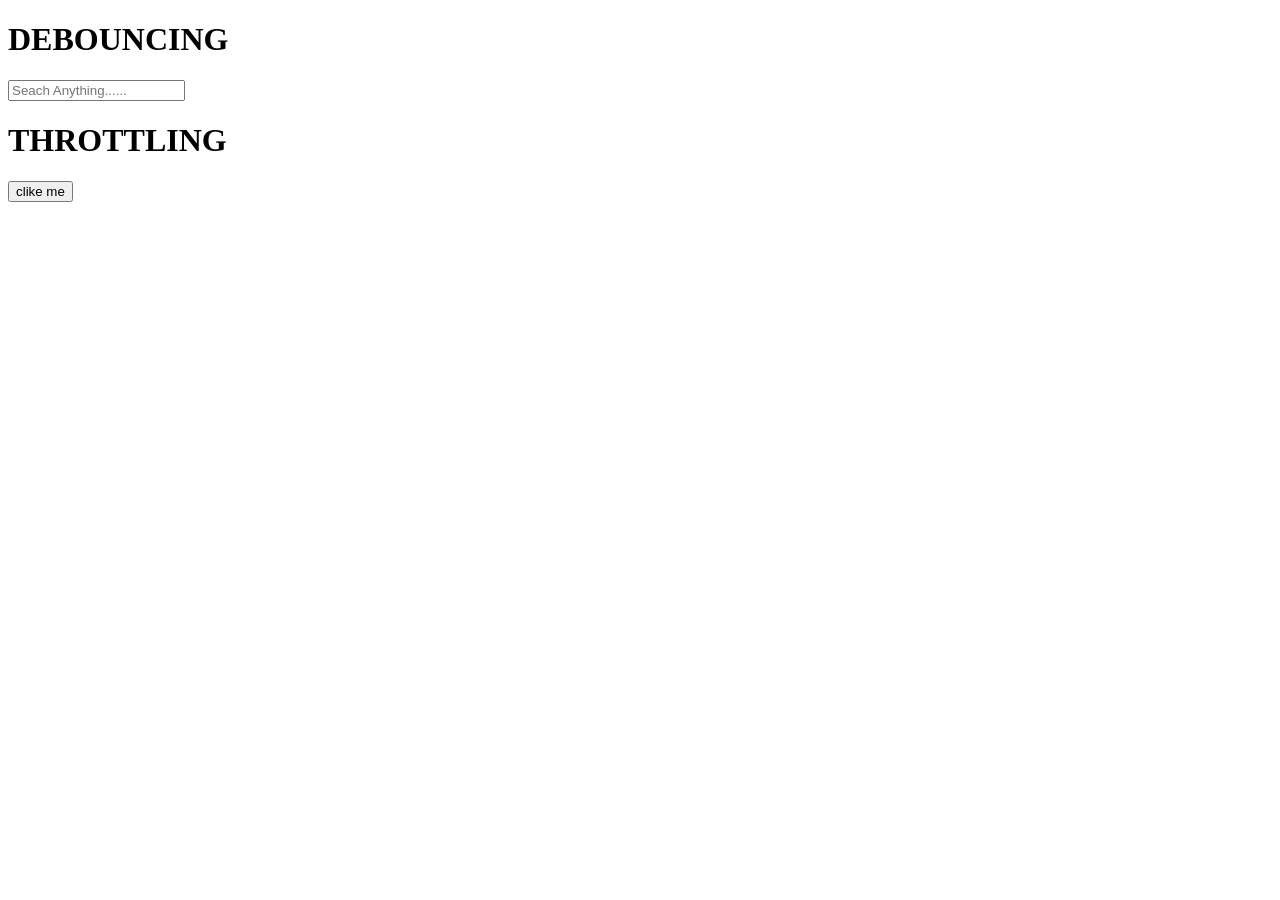
<file: 01_Basic/index.html>
<!DOCTYPE html>
<html lang="en">

<head>
    <meta charset="UTF-8">
    <meta name="viewport" content="width=device-width, initial-scale=1.0">
    <title>Document</title>
</head>

<body>
    
    <h1>DEBOUNCING</h1>
    <input id="inputBOX" type="text" placeholder="Seach Anything......">

    
    <h1>THROTTLING</h1>
    <button id="clike">clike me</button>


    <script>

        // THROTTLING ----------------------------------------------------------
        /*
          Throttling ka matlab hai — jese hamare paas ADD TO CART ka button hai, toh hum us par 
           throttle lagayenge taaki baar-baar click karne se API par baar-baar call na jaye.
          
           Hum ek fixed time (jaise 2 seconds) set kar dete hain. Jab pehla click hoga, toh API call 
           CHALI JAYEGI aur button lock ho jayega. 
          
           Ab us 2 seconds ke KHATAM HONE SE PEHLE agar user ne DUBAAR CLICK KIYA, toh woh naya 
           click CANCEL ya RESET nahi karega, balki woh naya click IGNORE (drop) ho jayega. 
           Agla click 2 seconds poore hone ke BAAD hi chalega.
        */

        let button = document.getElementById("clike")

        const throttingAPIcall = () => {
            console.log("Throtting API call");
        }
        let lastAPICall = 0;

        button.addEventListener("click", () => {
            let now = Date.now();
            if ((now - lastAPICall) >= 1000) {
                lastAPICall = now;
                throttingAPIcall()
            }
        });

    </script>



    <script>
        // DEBOUNCING ---------------------------------------------------------------
        // Jab hum kisi website par kuch search karte hain, toh har ek letter type karne par
        // baar-baar API call nahi hoti.
        // Jaise hi hum TYPE KARNA BAND (pause) karte hain, 'setTimeout'
        // poora hota  he  tabhi final value ke sath ek hi baar API call jati hai.

        let input = document.getElementById("inputBOX")

        let timer;

        const apicall = () => {
            console.log(input.value);
        }

        input.addEventListener("keydown", (e) => {

            clearTimeout(timer);

            timer = setTimeout(() => {
                apicall()
            }, 1000)

        })


    </script>
</body>

</html>
</file>
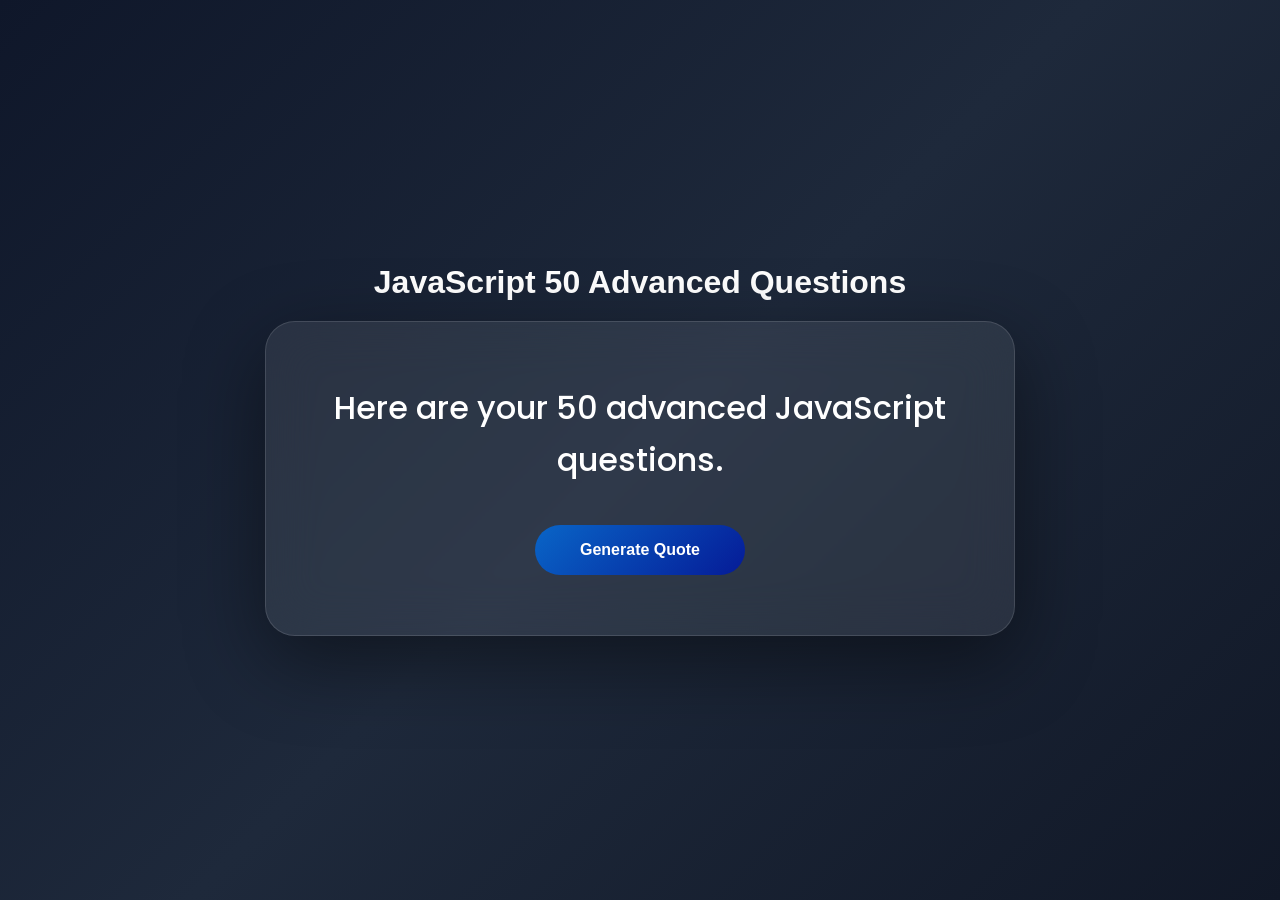
<file: 01_Basic/01_Project/index.html>
<!DOCTYPE html>
<html lang="en">

<head>
    <meta charset="UTF-8">
    <meta name="viewport" content="width=device-width, initial-scale=1.0">
    <title>JavaScript 50 Advanced Questions</title>

    <link rel="preconnect" href="https://fonts.googleapis.com">
    <link rel="preconnect" href="https://fonts.gstatic.com" crossorigin>

    <link href="https://fonts.googleapis.com/css2?family=Poppins:wght@300;400;500;600;700&display=swap"
        rel="stylesheet">

    <link rel="stylesheet" href="style.css">
</head>

<body>

    <div class="background">
        <h1 id="topHeading"> JavaScript 50 Advanced Questions</h1>
        <div id="mainDIV">

            <h1 id="heading">
                Here are your 50 advanced JavaScript questions.
            </h1>

            <button id="generateBTN">
                Generate Quote
            </button>

        </div>
    </div>



    <script src="script.js"></script>
</body>

</html>
</file>
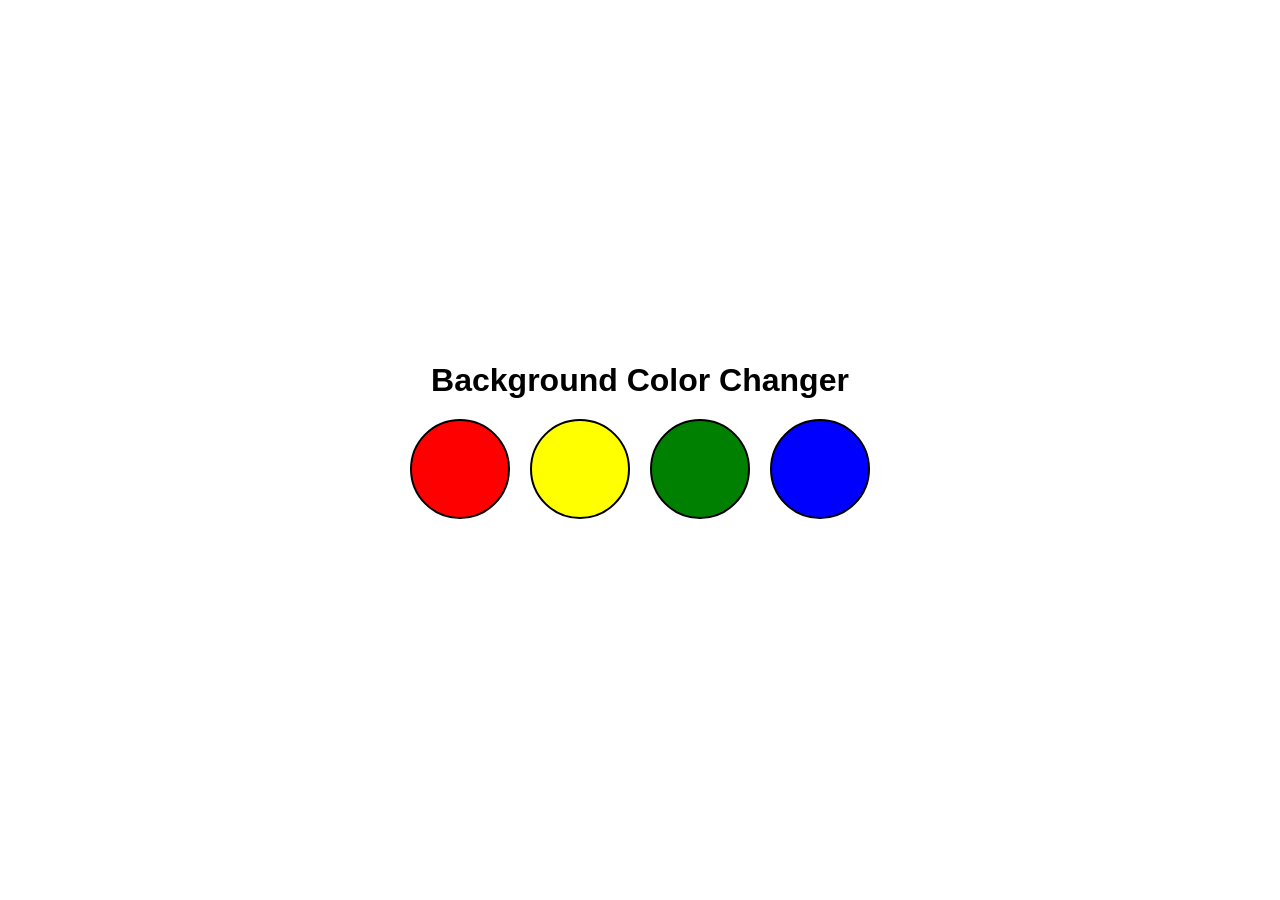
<file: 01_Basic/29_Projects/02_Project/index.html>
<!DOCTYPE html>
<html lang="en">

<head>
    <meta charset="UTF-8">
    <meta name="viewport" content="width=device-width, initial-scale=1.0">
    <title>Background Color Changer</title>
    <link rel="stylesheet" href="style.css">
</head>

<body>
    <div>
        <div id="mainDIV">
            <h1>Background Color Changer</h1>
        </div>
        <div id="buttonDIV">
            <div class="buttons" id="red"></div>
            <div class="buttons" id="yellow"></div>
            <div class="buttons" id="green"></div>
            <div class="buttons" id="blue"></div>
        </div>
    </div>

    <script src="script.js"></script>
</body>

</html>
</file>
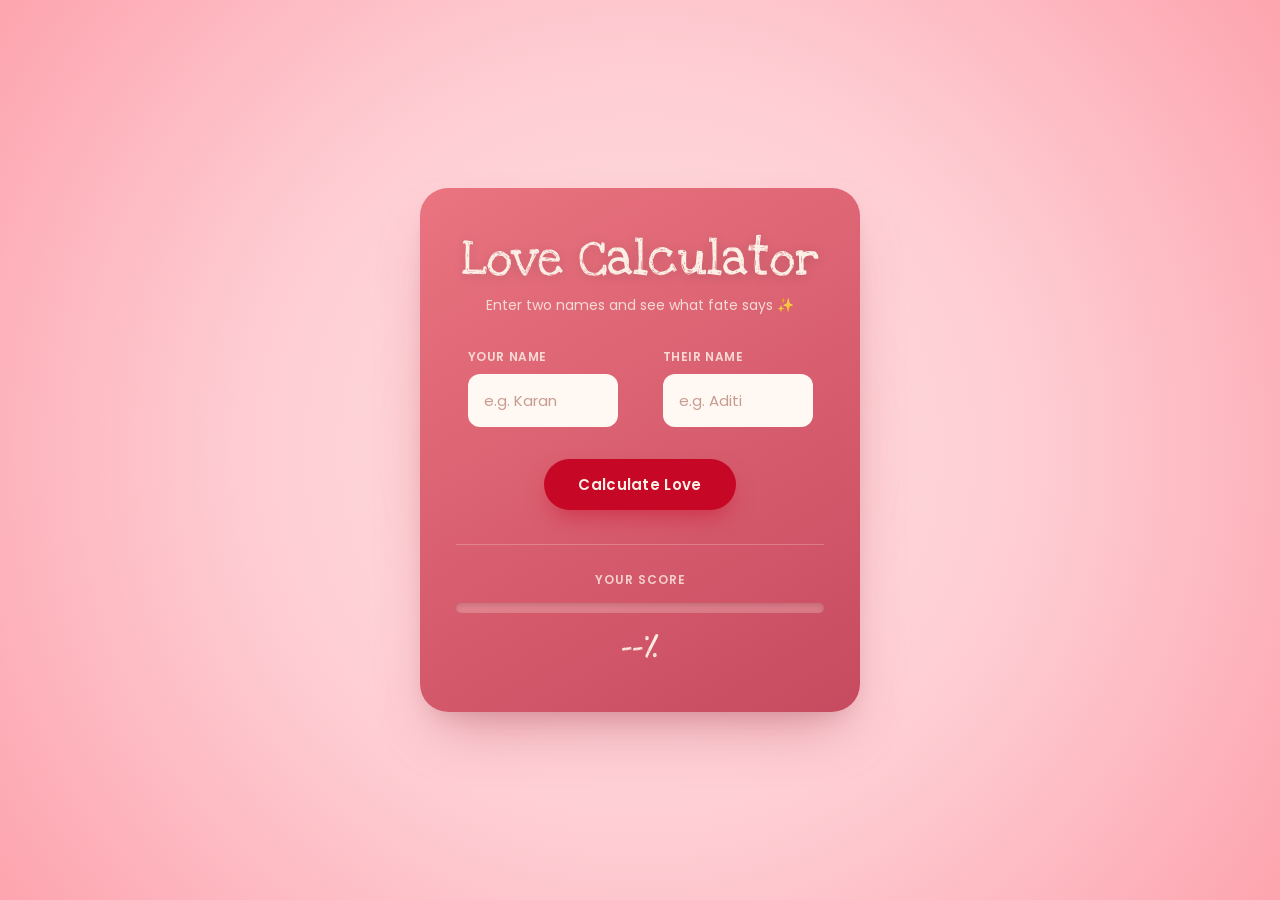
<file: 01_Basic/29_Projects/03_Project/index.html>
<!DOCTYPE html>
<html lang="en">
 
<head>
    <meta charset="UTF-8">
    <meta name="viewport" content="width=device-width, initial-scale=1.0">
    <meta name="description" content="A playful love compatibility calculator.">
    <title>Love Calculator</title>
    <link rel="stylesheet" href="style.css">
    <link rel="preconnect" href="https://fonts.googleapis.com">
    <link rel="preconnect" href="https://fonts.gstatic.com" crossorigin>
    <link href="https://fonts.googleapis.com/css2?family=Love+Ya+Like+A+Sister&family=Poppins:wght@400;500;600;700&display=swap" rel="stylesheet">
</head>
 
<body>
 
    <div id="mainDIV">
        <h1>Love Calculator</h1>
        <p class="subtitle">Enter two names and see what fate says ✨</p>
 
        <div id="inputDIV">
            <div class="input-group">
                <label for="name1">Your Name</label>
                <input id="yourname" type="text" placeholder="e.g. Karan" autocomplete="off" maxlength="30" required>
            </div>
 
 
            <div class="input-group">
                <label for="name2">Their Name</label>
               <input id="theirName" type="text" placeholder="e.g. Aditi" autocomplete="off" maxlength="30" required>
            </div>
        </div>
 
        <button id="calculator" type="button">
            Calculate Love
        </button>
 
        <div id="resultSection">
            <p class="result-label">Your Score</p>
            <div class="meter-track">
                <div id="meterFill"></div>
            </div>
            <h3 id="yourScore">--%</h3>
        </div>
    </div>
 
    <script src="script.js"></script>
</body>
 
</html>
</file>
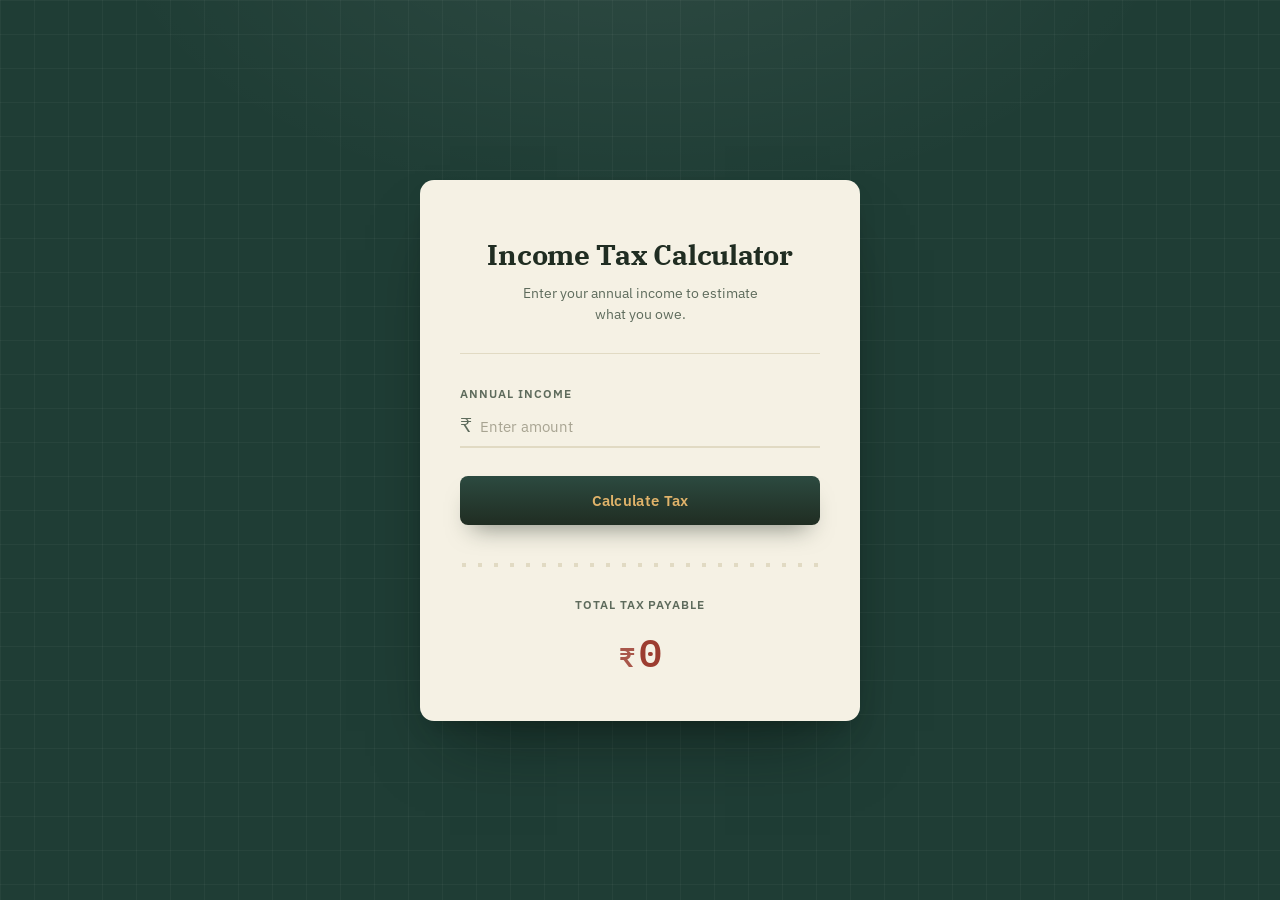
<file: 01_Basic/29_Projects/04_Project/index.html>
<!DOCTYPE html>
<html lang="en">

<head>
    <meta charset="UTF-8">
    <meta name="viewport" content="width=device-width, initial-scale=1.0">
    <title>Income Tax Calculator</title>
    <link rel="preconnect" href="https://fonts.googleapis.com">
    <link rel="preconnect" href="https://fonts.gstatic.com" crossorigin>
    <link
        href="https://fonts.googleapis.com/css2?family=IBM+Plex+Mono:wght@500;600&family=IBM+Plex+Sans:wght@400;500;600&family=IBM+Plex+Serif:wght@600;700&display=swap"
        rel="stylesheet">
    <link rel="stylesheet" href="style.css">
</head>

<body>
    <main class="page">
        <div id="mainDiv" class="ledger-card">



            <header class="ledger-card__header">
                <h1>Income Tax Calculator</h1>
                <p class="ledger-card__subtitle">Enter your annual income to estimate what you owe.</p>
            </header>

            <div class="ledger-rule" aria-hidden="true"></div>

            <form action="" id="ledger-form">
                <div class="field">
                    <label for="income">Annual Income</label>
                    <div class="field__control">
                        <span class="field__prefix" aria-hidden="true">₹</span>
                        <input type="number" id="income" name="income" placeholder="Enter amount" min="0" step="1"
                            inputmode="numeric" required>
                    </div>
                </div>

                <button type="submit" id="calculateBtn" class="btn-calculate">
                    Calculate Tax
                </button>
            </form>

            <div class="tear-line" aria-hidden="true"></div>

            <div class="result">
                <span class="result__label">Total Tax Payable</span>
                <div class="result__value">
                    <span class="result__currency">₹</span><span id="taxResult">0</span>
                </div>
            </div>

        </div>
    </main>

    <script src="script.js"></script>
</body>

</html>
</file>
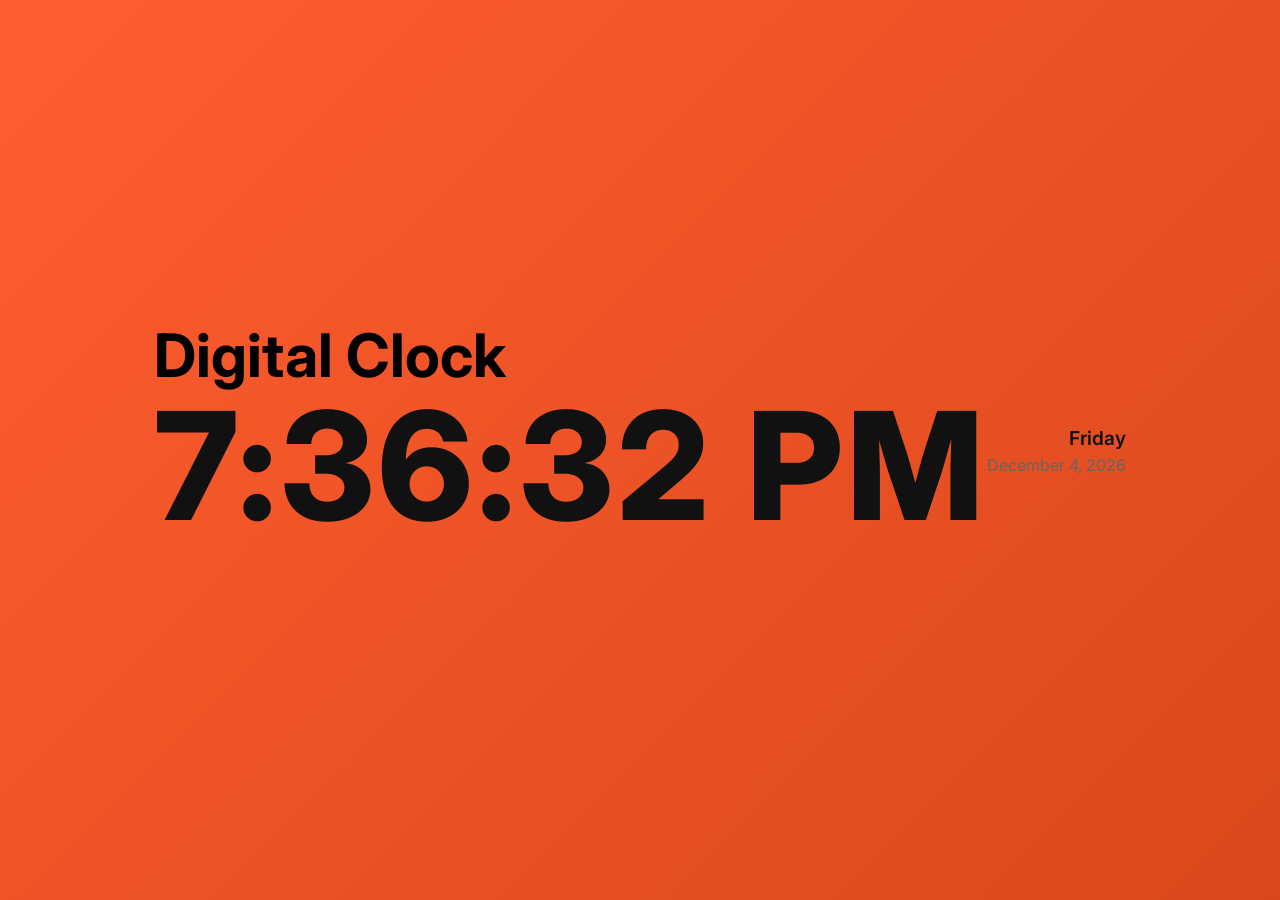
<file: 01_Basic/29_Projects/05_Project/index.html>
<!DOCTYPE html>
<html lang="en">

<head>
    <meta charset="UTF-8">
    <meta name="viewport" content="width=device-width, initial-scale=1.0">
    <title>Digital Clock</title>
    <link rel="stylesheet" href="style.css">
</head>

<body>

    <div>
        <h2>Digital Clock</h2>
        <p id="heading">Live Local Time</p>
    </div>

    <div class="date-box">
        <p id="day">Monday</p>
        <p id="date">24 March 2025</p>
    </div>



    <script src="script.js"></script>

</body>

</html>
</file>
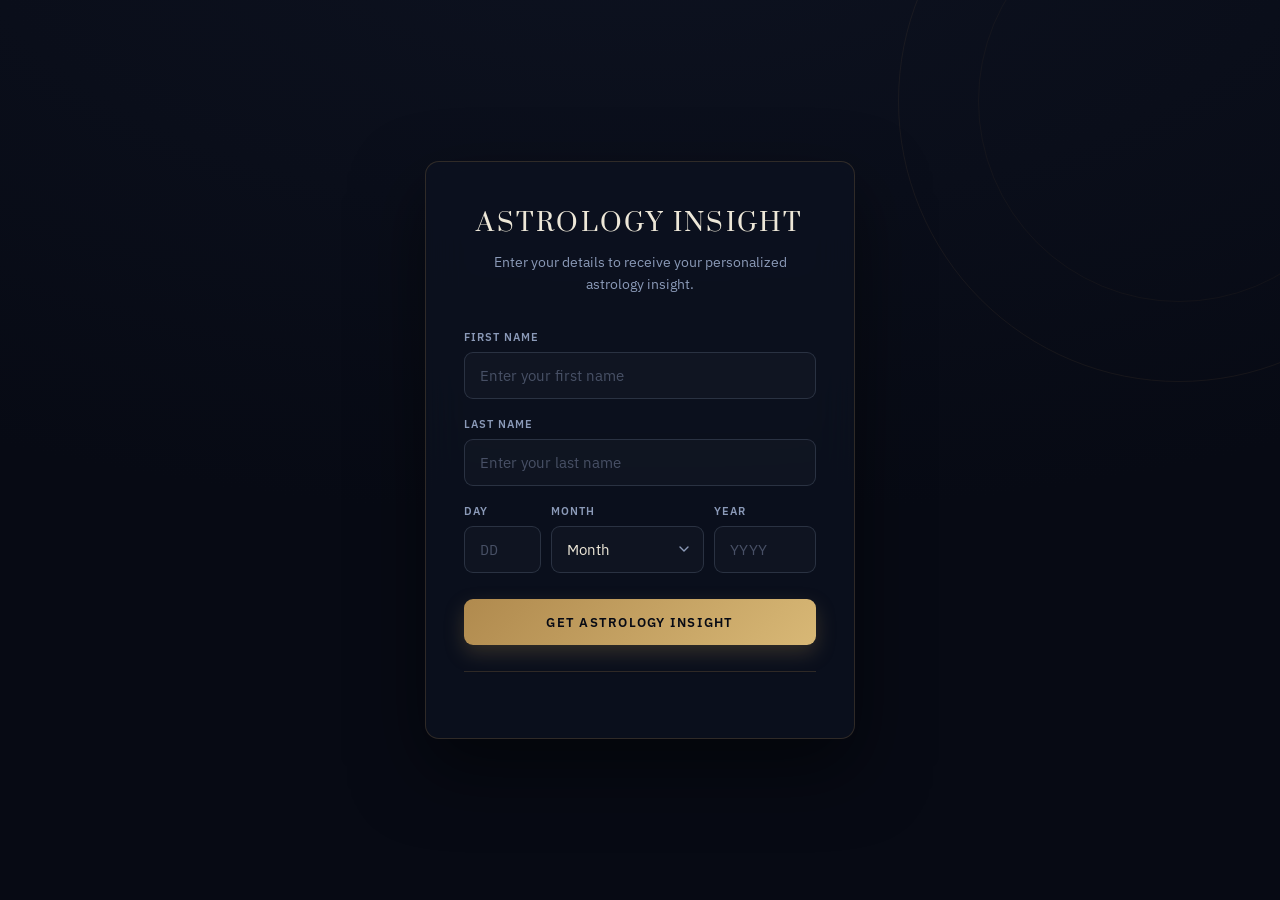
<file: 01_Basic/29_Projects/06_Project/index.html>
<!DOCTYPE html>
<html lang="en">

<head>
    <meta charset="UTF-8" />
    <meta name="viewport" content="width=device-width, initial-scale=1.0" />
    <title>Astrology Insight</title>
    <link rel="preconnect" href="https://fonts.googleapis.com" />
    <link rel="preconnect" href="https://fonts.gstatic.com" crossorigin />
    <link
        href="https://fonts.googleapis.com/css2?family=Prata&family=IBM+Plex+Sans:wght@400;500;600;700&family=IBM+Plex+Mono:wght@500;600&display=swap"
        rel="stylesheet" />
    <link rel="stylesheet" href="style.css">
</head>

<body>

    <div class="background"></div>

    <main class="container">
        <div class="card">

            <div class="header">
                <h1>Astrology Insight</h1>
                <p>Enter your details to receive your personalized astrology insight.</p>
            </div>

            <form id="astrologyForm">

                <div class="input-group">
                    <label for="firstName">First Name</label>
                    <input type="text" id="firstName" name="firstName" placeholder="Enter your first name" required />
                </div>

                <div class="input-group">
                    <label for="lastName">Last Name</label>
                    <input type="text" id="lastName" name="lastName" placeholder="Enter your last name" required />
                </div>

                <div class="dob-grid">

                    <div class="input-group">
                        <label for="day">Day</label>
                        <input type="number" id="day" name="day" min="1" max="31" placeholder="DD" required />
                    </div>

                    <div class="input-group">
                        <label for="month">Month</label>
                        <select id="month" name="month" required>
                            <option value="">Month</option>
                            <option>January</option>
                            <option>February</option>
                            <option>March</option>
                            <option>April</option>
                            <option>May</option>
                            <option>June</option>
                            <option>July</option>
                            <option>August</option>
                            <option>September</option>
                            <option>October</option>
                            <option>November</option>
                            <option>December</option>
                        </select>
                    </div>

                    <div class="input-group">
                        <label for="year">Year</label>
                        <input type="number" id="year" name="year" min="1900" max="2100" placeholder="YYYY" required />
                    </div>

                </div>

                <button id="submitBTN" type="submit">
                    Get Astrology Insight
                </button>

            </form>

            <div id="result">
                <p id="results"></p>
            </div>

        </div>
    </main>

    <script src="script.js"></script>
</body>

</html>
</file>
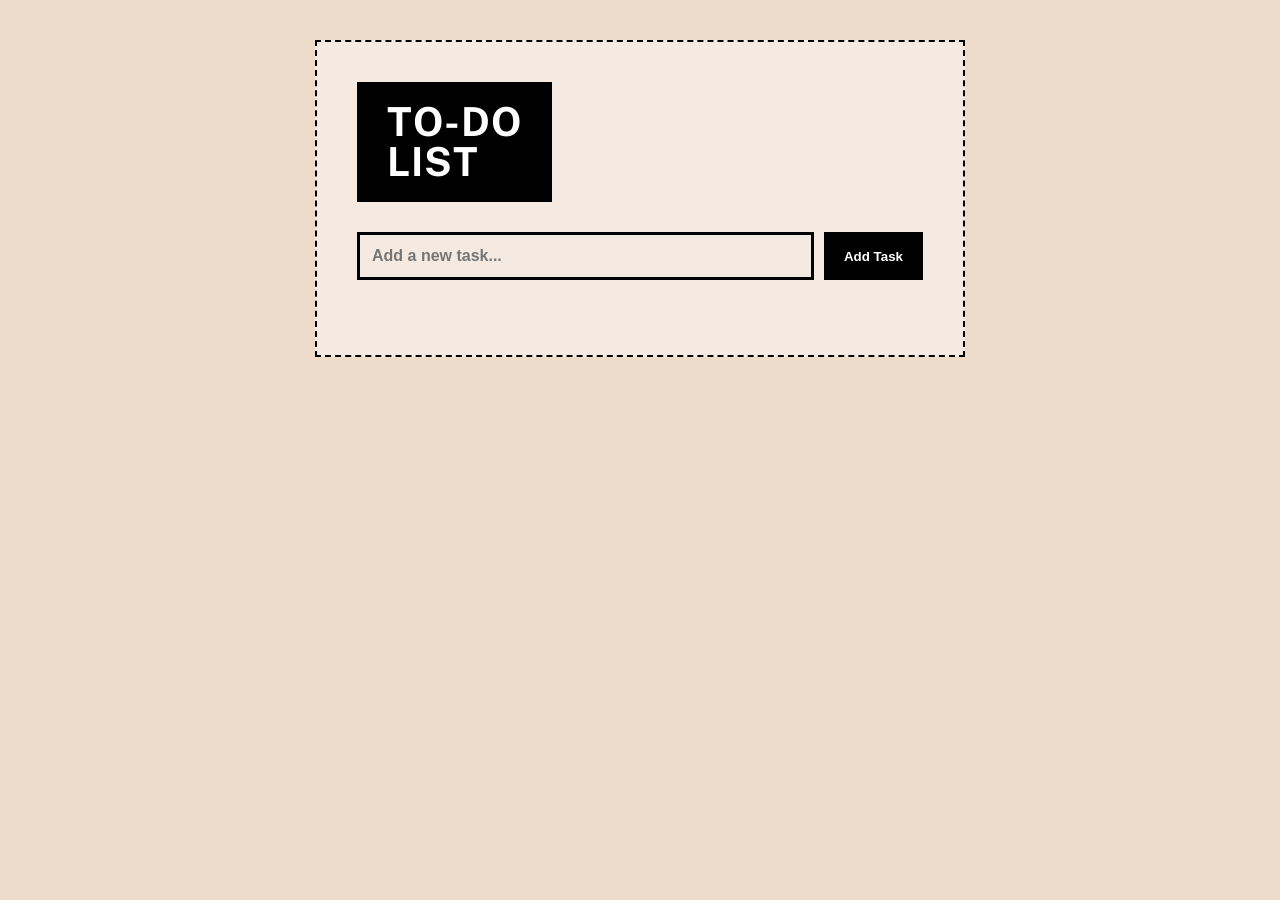
<file: 01_Basic/29_Projects/08_Project/index.html>
<!DOCTYPE html>
<html lang="en">
<head>
    <meta charset="UTF-8">
    <meta name="viewport" content="width=device-width, initial-scale=1.0">
    <title>Retro Journal To-Do List</title>
    <link rel="stylesheet" href="style.css">
</head>
<body>

    <div class="journal-container">

        <div class="header-box">
            <h1>TO-DO<br>LIST</h1>
        </div>

        <form id="inputFrom">
            <input id="todoInput" type="text" placeholder="Add a new task..." required>
            <button type="submit">Add Task</button>
        </form>



        <div id="allTask"></div>
    </div>

    <script src="script.js"></script>
</body>
</html>
</file>
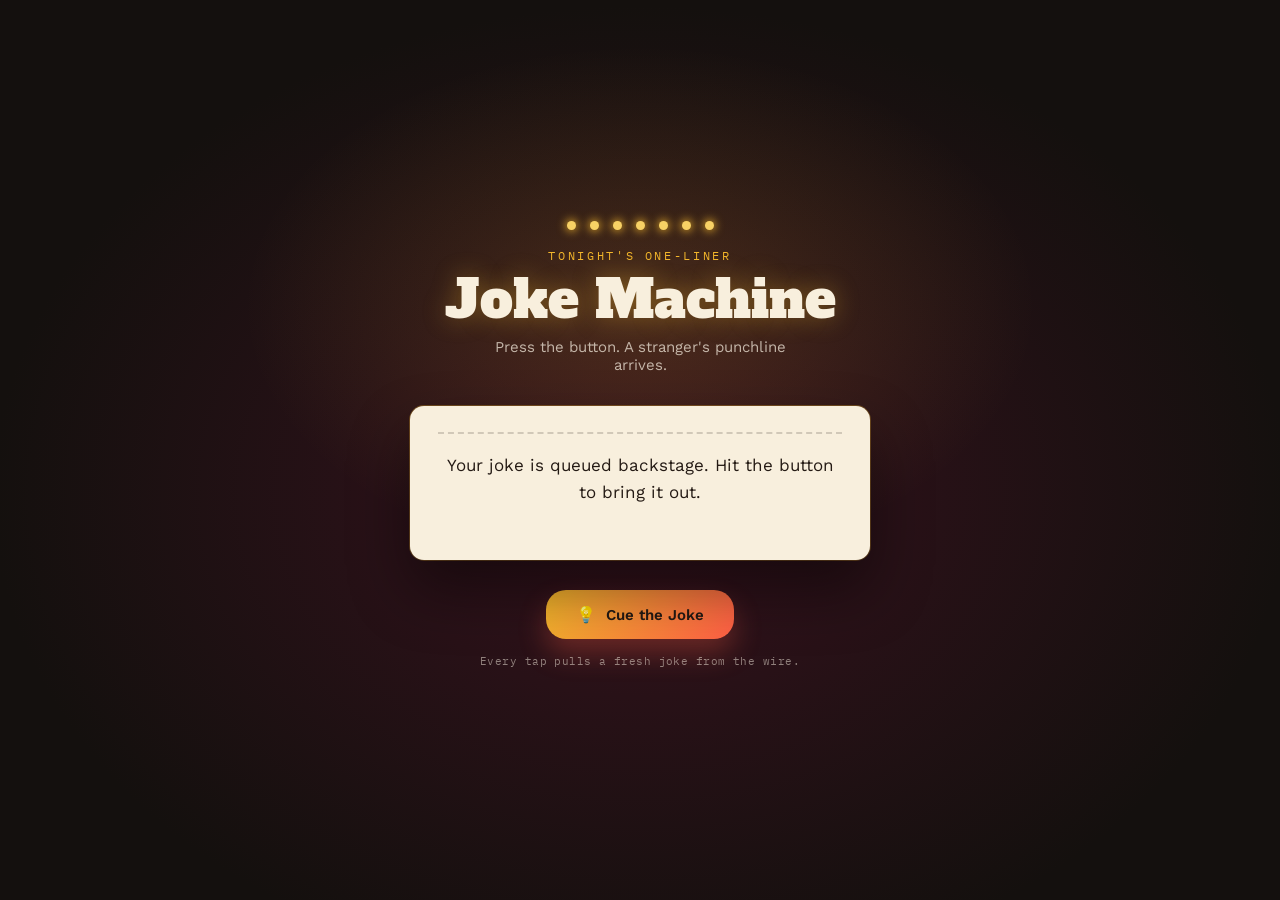
<file: 01_Basic/29_Projects/10_Project/index.html>
<!DOCTYPE html>
<html lang="en">
<head>
    <meta charset="UTF-8">
    <meta name="viewport" content="width=device-width, initial-scale=1.0">
    <title>Joke Machine</title>
    <link rel="preconnect" href="https://fonts.googleapis.com">
    <link rel="preconnect" href="https://fonts.gstatic.com" crossorigin>
    <link href="https://fonts.googleapis.com/css2?family=Alfa+Slab+One&family=IBM+Plex+Mono:wght@500;600&family=Work+Sans:wght@400;500;600&display=swap" rel="stylesheet">
    <link rel="stylesheet" href="style.css">
</head>
<body>
 
    <main class="stage">
        <div class="bulbs" aria-hidden="true">
            <span></span><span></span><span></span><span></span><span></span><span></span><span></span>
        </div>
 
        <p class="eyebrow">Tonight's One-Liner</p>
        <h1 class="headline">Joke Machine</h1>
        <p class="tagline">Press the button. A stranger's punchline arrives.</p>
 
        <div class="ticket" id="ticket">
            <div class="tear-line" aria-hidden="true"></div>
            <p class="joke-text" id="jokeText">Your joke is queued backstage. Hit the button to bring it out.</p>
        </div>
 
        <button id="btn" class="cue-btn" type="button">
            <span class="btn-icon" id="btnIcon">💡</span>
            <span id="btnLabel">Cue the Joke</span>
        </button>
 
        <p class="credit">Every tap pulls a fresh joke from the wire.</p>
    </main>
 
    <script src="script.js"></script>
</body>
</html>
</file>
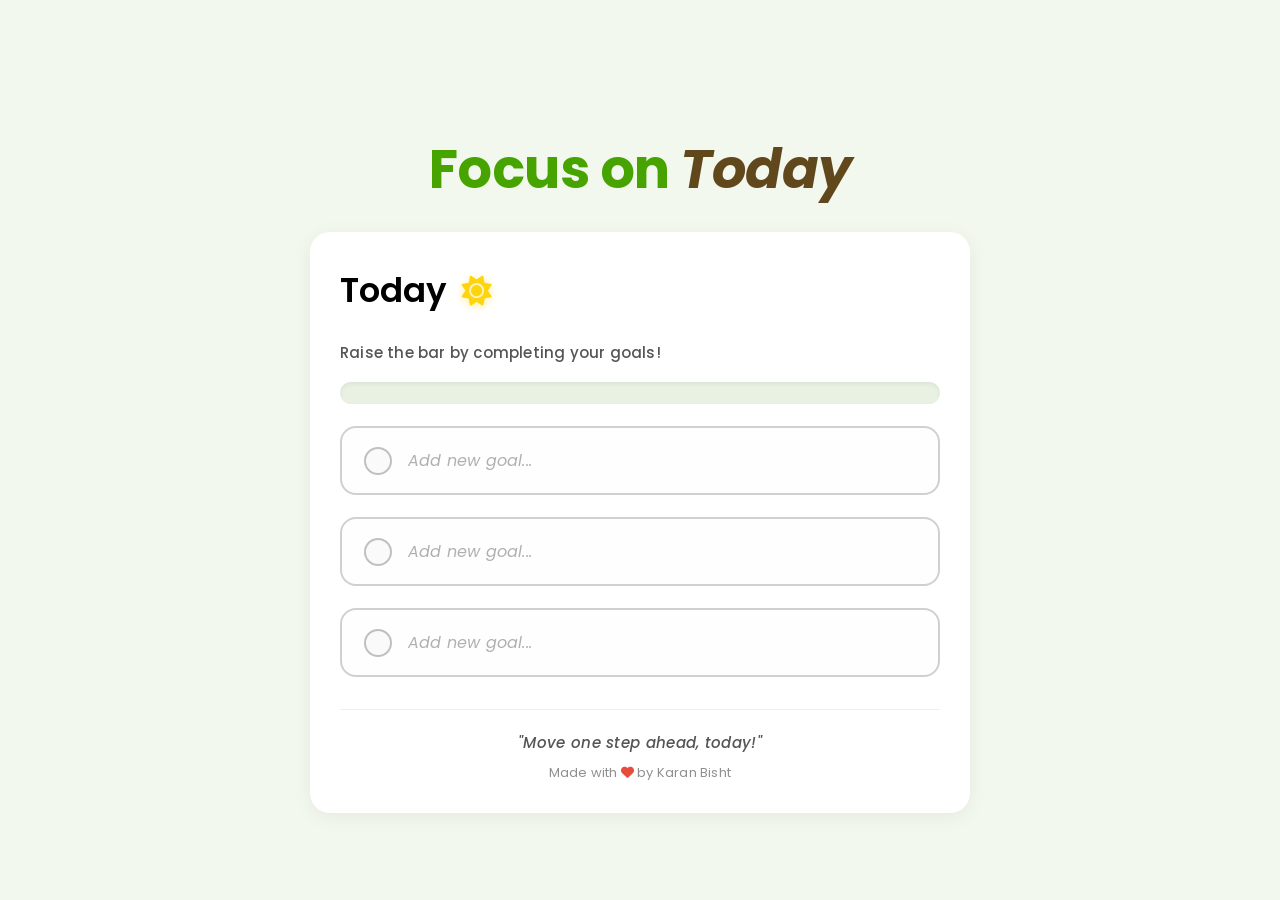
<file: 01_Basic/29_Projects/12_Project/index.html>
<!DOCTYPE html>
<html lang="en">

<head>
    <meta charset="UTF-8">
    <meta name="viewport" content="width=device-width, initial-scale=1.0">
    <title>Focus on Today</title>
    <link rel="stylesheet" href="style.css">

    <!-- Stable Font Awesome v6 CDN -->
    <link rel="stylesheet" href="https://cdnjs.cloudflare.com/ajax/libs/font-awesome/6.5.1/css/all.min.css"
        integrity="sha512-DTOQO9RWCH3ppGqcWaEA1BIZOC6xxalwEsw9c2QQeAIftl+Vegovlnee1c9QX4TctnWMn13TZye+giMm8e2LwA=="
        crossorigin="anonymous" referrerpolicy="no-referrer" />
</head>

<body>

    <div id="div">
        <h1 id="heading">Focus on <span>Today</span></h1>

        <div id="mainDIV">

            <p id="divHeading">Today <i class="fa-solid fa-sun"></i></p>

            <p id="raiseHeading">Raise the bar by completing your goals!</p>

            <!-- Progress Bar -->
            <div id="ProgressBar">
                <div id="progressFill"></div>
            </div>

            <p id="errorText">Please set all the 3 goals!</p>

            <form id="goalsForm">
                
                <!-- Goal 1 -->
                <div class="inputDiv">
                    <input type="checkbox" id="goal1" class="goal-checkbox">
                    <label for="goal1" class="custom-circle" title="Mark as complete"></label>
                    <input type="text" class="goal-text" placeholder="Add new goal..." maxlength="60">
                </div>

                <!-- Goal 2 -->
                <div class="inputDiv">
                    <input type="checkbox" id="goal2" class="goal-checkbox">
                    <label for="goal2" class="custom-circle" title="Mark as complete"></label>
                    <input type="text" class="goal-text" placeholder="Add new goal..." maxlength="60">
                </div>

                <!-- Goal 3 -->
                <div class="inputDiv">
                    <input type="checkbox" id="goal3" class="goal-checkbox">
                    <label for="goal3" class="custom-circle" title="Mark as complete"></label>
                    <input type="text" class="goal-text" placeholder="Add new goal..." maxlength="60">
                </div>
            </form>

            <!-- Quote & Credit -->
            <div id="footerQuote">
                <p id="quoteText">"Move one step ahead, today!"</p>
                <p id="creditText">Made with <i class="fa-solid fa-heart"></i> by Karan Bisht</p>
            </div>

        </div>
    </div>

    <script src="script.js"></script>
</body>

</html>
</file>
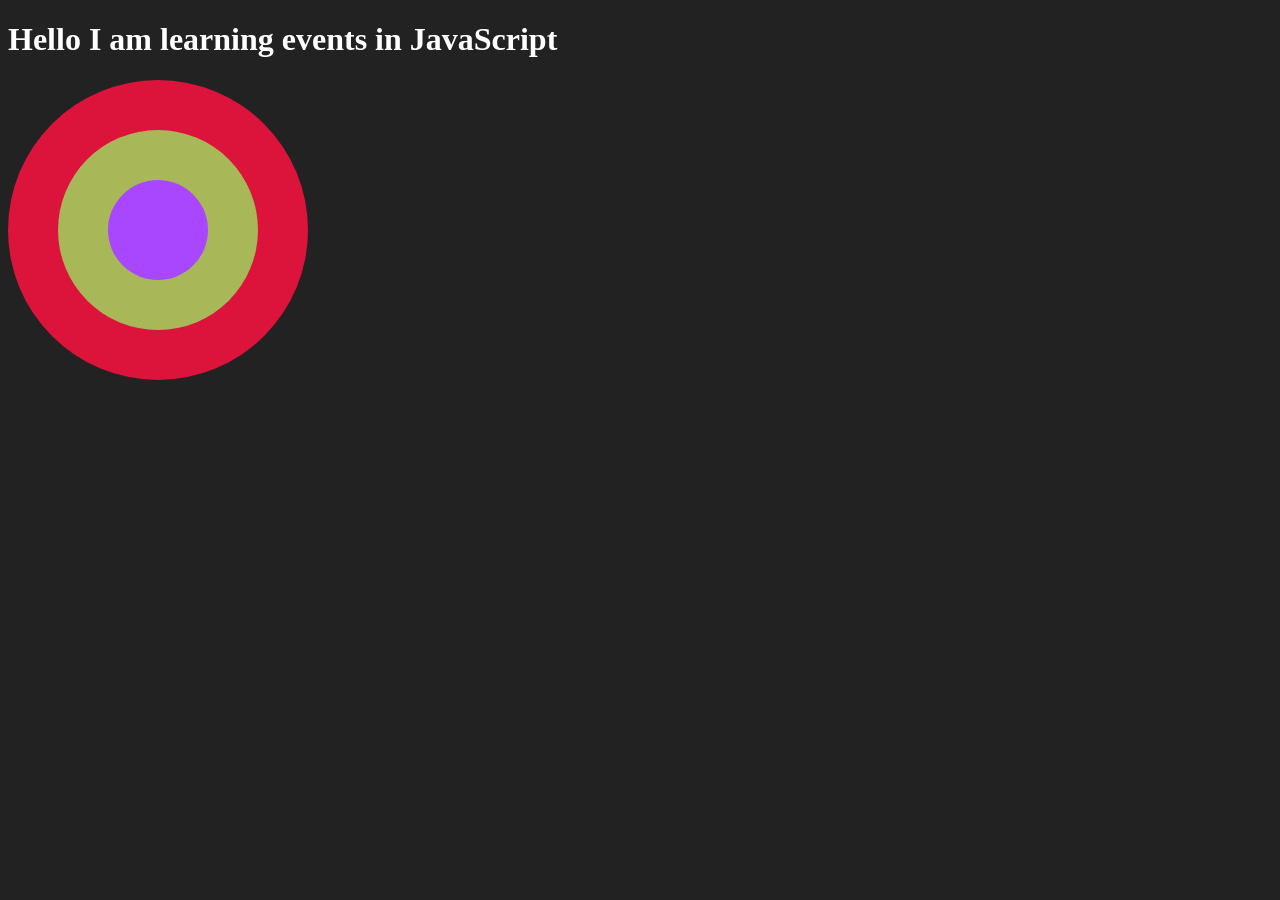
<file: 01_Basic/28_Events.html>
<!DOCTYPE html>
<html lang="en">

<head>
    <meta charset="UTF-8">
    <meta name="viewport" content="width=device-width, initial-scale=1.0">
    <title>Event</title>
    <style>
        body {
            background-color: rgb(34, 34, 34);
            color: white;
        }
    </style>
</head>

<body>
    <h1 id="heading" onclick="changeHeading()">Hello I am learning events in JavaScript</h1>

    <div id="grandP"
        style="height: 300px; width: 300px; background-color: crimson; display: flex; justify-content: center; align-items: center; border-radius: 100%;">

        <div id="perant"
            style="height: 200px; width: 200px; background-color: rgba(146, 255, 100, 0.695); display: flex; justify-content: center; align-items: center; border-radius: 100%;">

            <div id="child"
                style="height: 100px; width: 100px; background-color: rgb(169, 70, 255); display: flex; justify-content: center; align-items: center;border-radius: 100%;">
            </div>
        </div>
    </div>

    <script>

        let heading = document.getElementById("heading");


        heading.addEventListener("click", () => {
            if (heading.textContent === 'Hello I am learning events in JavaScript') {
                heading.textContent = "I changed this heading using addEventListener";
            } else {
                heading.textContent = 'Hello I am learning events in JavaScript';
            }
        });


        //  2. THE BIG CONCEPT: EVENT BUBBLING
        // Jab ek element kisi doosre element ke andar hota hai, aur hum andar wale (child) ko click karte hain,
        // toh event automatic bahar wale (parents) par bhi trigger hota hai—jaise paani me se gubbara upar aata hai.

        const grandP = document.getElementById("grandP");
        grandP.addEventListener("click", () => {
            console.log("grandP is clicked");
        });

        const perant = document.getElementById("perant");
        perant.addEventListener("click", () => {
            console.log("perant is clicked");
        });

        const child = document.getElementById("child");
        child.addEventListener("click", (event) => { // 'event' object ko pass kiya
            console.log(event.timeStamp);
            console.log("child is clicked");

            //  Bubbling ko ROKNA kaise hai?
            // "Mujhe sirf child click chahiye, baki parent click nahi hone chahiye!"
            // Toh tum use karoge: event.stopPropagation()
            event.stopPropagation(); 
        });

        // 1. Bubbling Flow: Target Element ➔ Parent ➔ GrandParent ➔ Body ➔ Document (Niche se Upar)
        // 2. Stop Bubbling: `e.stopPropagation()` lagane se event upar baki ke parents ke paas nahi jata.

// 

        // Mouse Events
        // element.addEventListener('click', (e) => console.log('Clicked'));
        // element.addEventListener('dblclick', (e) => console.log('Double clicked'));
        // element.addEventListener('mousedown', (e) => console.log('Mouse down'));
        // element.addEventListener('mouseup', (e) => console.log('Mouse up'));
        // element.addEventListener('mousemove', (e) => console.log('Mouse moving'));
        // element.addEventListener('mouseenter', (e) => console.log('Mouse entered'));
        // element.addEventListener('mouseleave', (e) => console.log('Mouse left'));


        // Keyboard Events
        // document.addEventListener('keydown', (e) => {
        //     console.log('Key pressed:', e.key);
        //     console.log('Key code:', e.code);
        //     console.log('Ctrl pressed:', e.ctrlKey);
        //     console.log('Shift pressed:', e.shiftKey);
        //     console.log('Alt pressed:', e.altKey);
        // });
        // document.addEventListener('keyup', (e) => console.log('Key released'));
        // document.addEventListener('keypress', (e) => console.log('Key press')); // Deprecated


        // Window Events
        // window.addEventListener('load', () => console.log('Page fully loaded'));
        // window.addEventListener('DOMContentLoaded', () => console.log('DOM ready'));
        // window.addEventListener('resize', () => console.log('Window resized'));
        // window.addEventListener('scroll', () => console.log('Page scrolled'));


        // Form Events
        // const input = document.querySelector('input');
        // const form = document.querySelector('form');

        // input.addEventListener('focus', () => console.log('Input focused'));
        // input.addEventListener('blur', () => console.log('Input blurred'));
        // input.addEventListener('input', (e) => console.log('Input value:', e.target.value));
        // input.addEventListener('change', (e) => console.log('Changed:', e.target.value));

        // form.addEventListener('submit', (e) => {
        //     e.preventDefault(); // Prevent form submission
        //     console.log('Form submitted');
        // });



        
    </script>
</body>

</html>
</file>
<file: 01_Basic/01_Project/style.css>
*{
    margin:0;
    padding:0;
    box-sizing:border-box;
}

body{
    font-family:'Poppins',sans-serif;
    min-height:100vh;
    display:flex;
    justify-content:center;
    align-items:center;
    overflow:hidden;

    background:linear-gradient(
        135deg,
        #0f172a,
        #1e293b,
        #111827
    );
}
.background{
    display: flex;
    flex-direction: column;
    align-items: center;
    justify-content: center;
    gap: 20px;
    text-align: center;
}
#topHeading{
font-family: Arial, Helvetica, sans-serif;
color: white;
}

#mainDIV{

    width:min(750px,90%);
    padding:60px 50px;

    background:rgba(255,255,255,.08);

    backdrop-filter:blur(25px);

    border:1px solid rgba(255,255,255,.12);

    border-radius:30px;

    box-shadow:
    0 25px 80px rgba(0,0,0,.45);

    display:flex;
    flex-direction:column;
    gap:40px;
    align-items:center;
    text-align:center;
}

#heading{

    font-size:2rem;
    line-height:1.6;
    font-weight:500;

    color:white;
}

#generateBTN{

    border:none;
    outline:none;

    padding:16px 45px;

    border-radius:50px;

    font-size:1rem;
    font-weight:600;

    cursor:pointer;

    color:white;

    background:linear-gradient(
        135deg,
        #0965c7,
        #051b97
    );

    transition:.35s;


}

#generateBTN:hover{

    transform:translateY(-5px) scale(1.04);

   
}

#generateBTN:active{

    transform:scale(.97);
}

@media(max-width:768px){

    #mainDIV{

        padding:40px 25px;
    }

    #heading{

        font-size:1.4rem;
    }

}
</file>
<file: 01_Basic/29_Projects/02_Project/style.css>
*{
    margin:0;
    padding:0;
    box-sizing:border-box;
}

body{
    font-family:'Poppins',sans-serif;
    min-height:100vh;
    display:flex;
    justify-content:center;
    align-items:center;
    overflow:hidden;
    text-align: center;
}
#buttonDIV{
display: flex;
padding: 10px;
margin: 10px;
gap: 20px;
}
.buttons{
    width: 100px;
    height: 100px;
    border: 2px solid black;
    border-radius: 50px;
    cursor: pointer;
}
#red{
background-color: red;
}
#yellow{
    background-color: yellow;
}
#green{
    background-color: green;
}
#blue{
    background-color: blue;
}
</file>
<file: 01_Basic/29_Projects/03_Project/style.css>
* {
    margin: 0;
    padding: 0;
    box-sizing: border-box;
}
 
:root {
    --cream: #F8ECE3;
    --cream-soft: #FBEFE6;
    --blush: #F6D6D9;
    --rose: #EA7480;
    --rose-deep: #B93A52;
    --crimson: #C60726;
    --crimson-bright: #E0122F;
    --text-dark: #4A2230;
    --input-bg: #FFF8F3;
    --radius-lg: 28px;
    --radius-sm: 12px;
}
 
body {
background: radial-gradient(circle at 50% 50%, #fee2e2 0%, #fecdd3 50%, #fda4af 100%);    font-family: 'Poppins', sans-serif;
    min-height: 100vh;
    display: flex;
    justify-content: center;
    align-items: center;
    overflow-x: hidden;
    text-align: center;
    padding: 24px;
}
 body::before, body::after {
    content: "";
    position: absolute;
    width: 300px;
    height: 300px;
    border-radius: 50%;
    background: rgba(255, 255, 255, 0.3);
    filter: blur(40px);
    z-index: 0;
    animation: floatBg 8s infinite alternate ease-in-out;
}

body::after {
    background: rgba(244, 63, 94, 0.15);
    animation-delay: -4s;
    width: 400px;
    height: 400px;
}

@keyframes floatBg {
    0% { transform: translate(-100px, -50px) scale(1); }
    100% { transform: translate(100px, 50px) scale(1.2); }
}

#mainDIV {
    background: linear-gradient(150deg, var(--rose) 0%, var(--rose-deep) 140%);
    position: relative;
    z-index: 1;
    padding: 44px 36px;
    border-radius: var(--radius-lg);
    max-width: 440px;
    width: 100%;
    box-shadow:
        0 30px 60px -20px rgba(185, 58, 82, 0.45),
        0 12px 24px -12px rgba(0, 0, 0, 0.15);
    animation: cardIn 0.6s ease-out;
}
 
@keyframes cardIn {
    from {
        opacity: 0;
        transform: translateY(18px) scale(0.96);
    }
    to {
        opacity: 1;
        transform: translateY(0) scale(1);
    }
}
 
h1 {
    font-family: "Love Ya Like A Sister", cursive;
    font-weight: 400;
    font-size: clamp(34px, 8vw, 50px);
    font-style: normal;
    color: var(--cream-soft);
    text-shadow: 0 2px 12px rgba(0, 0, 0, 0.15);
    line-height: 1.1;
}
 
.subtitle {
    font-family: 'Poppins', sans-serif;
    font-size: 14px;
    color: var(--cream-soft);
    opacity: 0.85;
    margin-top: 8px;
}
 
#inputDIV {
    display: flex;
    align-items: flex-end;
    justify-content: center;
    gap: 45px;
    margin: 32px 0;
}
 
.input-group {
    display: flex;
    flex-direction: column;
    align-items: flex-start;
    gap: 8px;
}
 
.input-group label {
    font-family: 'Poppins', sans-serif;
    font-size: 12px;
    font-weight: 600;
    letter-spacing: 0.6px;
    text-transform: uppercase;
    color: var(--cream-soft);
    opacity: 0.85;
}
 
.input-group input {
    font-family: 'Poppins', sans-serif;
    font-size: 15px;
    width: 150px;
    padding: 13px 14px;
    border: 2px solid transparent;
    border-radius: var(--radius-sm);
    background: var(--input-bg);
    color: var(--text-dark);
    outline: none;
    transition: border-color 0.25s ease, box-shadow 0.25s ease, transform 0.25s ease;
}
 
.input-group input::placeholder {
    color: #C79C90;
}
 
.input-group input:focus {
    border-color: var(--crimson);
    box-shadow: 0 0 0 4px rgba(198, 7, 38, 0.18);
    transform: translateY(-2px);
}
 
 
#calculator {
    display: inline-flex;
    align-items: center;
    gap: 9px;
    font-family: 'Poppins', sans-serif;
    font-weight: 600;
    font-size: 15px;
    letter-spacing: 0.3px;
    background: var(--crimson);
    color: var(--cream-soft);
    padding: 14px 34px;
    border-radius: 50px;
    border: none;
    cursor: pointer;
    box-shadow: 0 12px 24px -8px rgba(198, 7, 38, 0.55);
    transition: transform 0.2s ease, box-shadow 0.2s ease, background 0.2s ease;
}
 
#calculator svg {
    fill: currentColor;
}
 
#calculator:hover {
    background: var(--crimson-bright);
    transform: translateY(-3px);
    box-shadow: 0 16px 30px -8px rgba(198, 7, 38, 0.6);
}
 
#calculator:active {
    transform: translateY(-1px) scale(0.98);
}
 
#calculator:focus-visible {
    outline: 2px solid var(--cream-soft);
    outline-offset: 3px;
}
 
#resultSection {
    margin-top: 34px;
    padding-top: 26px;
    border-top: 1px solid rgba(251, 239, 230, 0.25);
}
 
.result-label {
    font-family: 'Poppins', sans-serif;
    font-size: 12px;
    font-weight: 600;
    text-transform: uppercase;
    letter-spacing: 1px;
    color: var(--cream-soft);
    opacity: 0.8;
    margin-bottom: 14px;
}
 
.meter-track {
    width: 100%;
    height: 10px;
    background: rgba(251, 239, 230, 0.25);
    border-radius: 20px;
    overflow: hidden;
    margin-bottom: 16px;
    box-shadow: inset 0 2px 4px rgba(0, 0, 0, 0.12);
}
 
#meterFill {
    display: block;
    height: 100%;
    width: 0%;
    background: linear-gradient(90deg, var(--blush), var(--crimson));
    border-radius: 20px;
    transition: width 0.8s ease;
}
 
#yourScore {
    font-family: "Love Ya Like A Sister", cursive;
    font-weight: 400;
    font-size: 32px;
    font-style: normal;
    color: var(--cream-soft);
    word-wrap: break-word;
}
 
@media (max-width: 480px) {
    #mainDIV {
        padding: 32px 24px;
    }
 
    #inputDIV {
        flex-direction: column;
        align-items: center;
        gap: 18px;
    }
 
    .input-group {
        width: 100%;
        align-items: center;
    }
 
    .input-group input {
        width: 100%;
    }
 
    .heart-connector {
        margin-bottom: 0;
        transform: rotate(90deg);
    }
}
 
@media (prefers-reduced-motion: reduce) {
 
    *,
    *::before,
    *::after {
        animation-duration: 0.01ms !important;
        animation-iteration-count: 1 !important;
        transition-duration: 0.01ms !important;
    }
}
</file>
<file: 01_Basic/29_Projects/04_Project/style.css>
:root {
    /* Color */
    --color-bg: #1F3D35;
    --color-paper: #F5F1E4;
    --color-paper-line: #E1DAC3;
    --color-ink: #202D22;
    --color-ink-soft: #5E6B5C;
    --color-brass: #AB8339;
    --color-brass-bright: #E0B36A;
 
    --color-oxblood: #9C3D30;
 
    /* Type */
    --font-serif: 'IBM Plex Serif', Georgia, serif;
    --font-sans: 'IBM Plex Sans', -apple-system, BlinkMacSystemFont, sans-serif;
    --font-mono: 'IBM Plex Mono', 'Courier New', monospace;
 
    /* Shape */
    --radius-card: 14px;
    --radius-control: 8px;
 
    /* Shadow */
    --shadow-card: 0 40px 70px -30px rgba(8, 16, 12, 0.55), 0 12px 24px -12px rgba(8, 16, 12, 0.35);
}
 
* {
    margin: 0;
    padding: 0;
    box-sizing: border-box;
}
 
body {
    min-height: 100vh;
    display: flex;
    align-items: center;
    justify-content: center;
    padding: 48px 20px;
    background-color: var(--color-bg);
    background-image:
        radial-gradient(ellipse 900px 500px at 50% -10%, rgba(255, 255, 255, 0.07), transparent 60%),
        linear-gradient(rgba(255, 255, 255, 0.035) 1px, transparent 1px),
        linear-gradient(90deg, rgba(255, 255, 255, 0.035) 1px, transparent 1px);
    background-size: auto, 34px 34px, 34px 34px;
    font-family: var(--font-sans);
    color: var(--color-ink);
}
 
.page {
    width: 100%;
    display: flex;
    justify-content: center;
}
 
.ledger-card {
    position: relative;
    width: 100%;
    max-width: 440px;
    background: var(--color-paper);
    border-radius: var(--radius-card);
    box-shadow: var(--shadow-card);
    padding: 56px 40px 40px;
    animation: cardRise 0.7s cubic-bezier(0.16, 1, 0.3, 1) both;
}
 
.ledger-card__seal {
    position: absolute;
    top: -30px;
    left: 50%;
    transform: translateX(-50%);
    width: 60px;
    height: 60px;
    display: flex;
    align-items: center;
    justify-content: center;
    background: var(--color-paper);
    border-radius: 50%;
    color: var(--color-brass);
    box-shadow: 0 6px 16px rgba(8, 16, 12, 0.35), 0 0 0 1px rgba(171, 131, 57, 0.25);
}
 
.ledger-card__header {
    text-align: center;
    margin-bottom: 28px;
}
 
.ledger-card__header h1 {
    font-family: var(--font-serif);
    font-weight: 700;
    font-size: clamp(23px, 5vw, 28px);
    letter-spacing: -0.01em;
    color: var(--color-ink);
    margin-bottom: 10px;
}
 
.ledger-card__subtitle {
    font-size: 14px;
    line-height: 1.5;
    color: var(--color-ink-soft);
    max-width: 30ch;
    margin: 0 auto;
}
 
.ledger-rule {
    height: 1px;
    background: var(--color-paper-line);
    margin: 0 0 32px;
}
 
.field {
    margin-bottom: 28px;
}
 
.field label {
    display: block;
    font-size: 12px;
    font-weight: 600;
    letter-spacing: 0.08em;
    text-transform: uppercase;
    color: var(--color-ink-soft);
    margin-bottom: 10px;
}
 
.field__control {
    position: relative;
    display: flex;
    align-items: baseline;
    border-bottom: 2px solid var(--color-paper-line);
    padding-bottom: 8px;
    transition: border-color 0.25s ease;
}
 
.field__control:focus-within {
    border-color: var(--color-brass);
}
 
.field__prefix {
    font-family: var(--font-mono);
    font-size: 20px;
    color: var(--color-ink-soft);
    margin-right: 8px;
    transition: color 0.25s ease;
}
 
.field__control:focus-within .field__prefix {
    color: var(--color-brass);
}
 
.field__control input {
    flex: 1;
    min-width: 0;
    border: none;
    outline: none;
    background: transparent;
    font-family: var(--font-mono);
    font-size: 20px;
    color: var(--color-ink);
}
 
.field__control input::placeholder {
    font-family: var(--font-sans);
    font-size: 15px;
    color: #A8A492;
}
 
.field__control input::-webkit-outer-spin-button,
.field__control input::-webkit-inner-spin-button {
    -webkit-appearance: none;
    margin: 0;
}
 
.field__control input[type="number"] {
    -moz-appearance: textfield;
}
 
.btn-calculate {
    width: 100%;
    padding: 15px 24px;
    border: none;
    border-radius: var(--radius-control);
    background: linear-gradient(180deg, #2C4A40, var(--color-ink));
    color: var(--color-brass-bright);
    font-family: var(--font-sans);
    font-size: 15px;
    font-weight: 600;
    letter-spacing: 0.02em;
    cursor: pointer;
    box-shadow: 0 14px 24px -12px rgba(32, 45, 34, 0.55);
    transition: transform 0.2s ease, box-shadow 0.2s ease, color 0.2s ease;
}
 
.btn-calculate:hover {
    transform: translateY(-2px);
    box-shadow: 0 18px 28px -12px rgba(32, 45, 34, 0.6);
    color: #EFC585;
}
 
.btn-calculate:active {
    transform: translateY(0);
    box-shadow: 0 8px 16px -10px rgba(32, 45, 34, 0.5);
}
 
.btn-calculate:focus-visible {
    outline: 2px solid var(--color-brass);
    outline-offset: 3px;
}
 
.tear-line {
    height: 8px;
    margin: 36px 0 28px;
    background-image: radial-gradient(circle, var(--color-paper-line) 2.2px, transparent 2.3px);
    background-size: 16px 8px;
    background-repeat: repeat-x;
    background-position: center;
}
 
.result {
    text-align: center;
}
 
.result__label {
    display: block;
    font-size: 12px;
    font-weight: 600;
    letter-spacing: 0.08em;
    text-transform: uppercase;
    color: var(--color-ink-soft);
    margin-bottom: 10px;
}
 
.result__value {
    font-family: var(--font-mono);
    font-weight: 600;
    font-size: clamp(30px, 7vw, 38px);
    color: var(--color-oxblood);
    font-variant-numeric: tabular-nums;
}
 
.result__currency {
    font-size: 0.7em;
    margin-right: 4px;
    opacity: 0.85;
}
 
@keyframes cardRise {
    from {
        opacity: 0;
        transform: translateY(18px);
    }
    to {
        opacity: 1;
        transform: translateY(0);
    }
}
 
@media (prefers-reduced-motion: reduce) {
    .ledger-card {
        animation: none;
    }
 
    .btn-calculate,
    .field__control,
    .field__prefix {
        transition: none;
    }
}
 
@media (max-width: 480px) {
    body {
        padding: 32px 16px;
    }
 
    .ledger-card {
        padding: 48px 26px 32px;
    }
 
    .ledger-card__seal {
        width: 52px;
        height: 52px;
        top: -26px;
    }
 
    .ledger-card__header h1 {
        font-size: 22px;
    }
}
</file>
<file: 01_Basic/29_Projects/05_Project/style.css>
@import url('https://fonts.googleapis.com/css2?family=Inter:wght@400;600;700;800&display=swap');

*{
    margin:0;
    padding:0;
    box-sizing:border-box;
    font-family:"Inter",sans-serif;
}

body{
    height:100vh;
    display:flex;
    justify-content:center;
    align-items:center;
    background:linear-gradient(135deg,#ff5d2f,#d9481c);
}
h2{
    font-size: 60px;
}
.clock-card{
    width:min(900px,90%);
    background:#fff;
    border-radius:25px;
    padding:50px;
    box-shadow:0 20px 50px rgba(0,0,0,.18);
}

#heading{
    text-align:center;
    font-size:clamp(70px,12vw,150px);
    font-weight:800;
    color:#111;
    letter-spacing:4px;
    line-height:1;
    margin-bottom:40px;
}



.bottom-info{
    display:flex;
    justify-content:space-between;
    align-items:center;
    border-top:1px solid #e5e5e5;
    padding-top:25px;
}

.bottom-info h2{
    font-size:2rem;
    color:#111;
    margin-bottom:8px;
}

.bottom-info p{
    color:#666;
}

.date-box{
    text-align:right;
}

#day{
    font-size:1.2rem;
    font-weight:600;
    color:#111;
}

#date{
    margin-top:5px;
    color:#666;
}

@media (max-width:700px){

    .clock-card{
        padding:30px;
    }

    .bottom-info{
        flex-direction:column;
        align-items:flex-start;
        gap:20px;
    }

    .date-box{
        text-align:left;
    }

}
</file>
<file: 01_Basic/29_Projects/06_Project/style.css>
:root {
    --ink: #0d1220;
    --ink-deep: #070a14;
    --card-bg: rgba(13, 18, 32, 0.72);
    --card-border: rgba(176, 138, 78, 0.22);
    --parchment: #ede7d8;
    --slate: #8b9ab8;
    --slate-dim: #3c455c;
    --brass: #b08a4e;
    --brass-light: #d8b876;
    --brass-soft: rgba(176, 138, 78, 0.14);
    --input-bg: rgba(255, 255, 255, 0.025);
    --input-border: rgba(139, 154, 184, 0.22);
    --radius-card: 14px;
    --radius-field: 9px;
    --font-display: 'Prata', serif;
    --font-body: 'IBM Plex Sans', -apple-system, BlinkMacSystemFont, sans-serif;
    --font-mono: 'IBM Plex Mono', 'Courier New', monospace;
    --ease: 0.2s ease;
  }
 
  * {
    margin: 0;
    padding: 0;
    box-sizing: border-box;
  }
 
  html {
    color-scheme: dark;
  }
 
  body {
    min-height: 100vh;
    font-family: var(--font-body);
    color: var(--parchment);
    -webkit-font-smoothing: antialiased;
  }
 
  .background {
    position: fixed;
    inset: 0;
    z-index: -1;
    overflow: hidden;
    background: radial-gradient(ellipse 140% 90% at 50% -10%, var(--ink) 0%, var(--ink-deep) 75%);
  }
 
  .background::before,
  .background::after {
    content: '';
    position: absolute;
    right: -180px;
    top: -180px;
    border-radius: 50%;
    border: 1px solid rgba(176, 138, 78, 0.09);
  }
 
  .background::before {
    width: 560px;
    height: 560px;
  }
 
  .background::after {
    width: 400px;
    height: 400px;
    right: -100px;
    top: -100px;
    border-color: rgba(176, 138, 78, 0.06);
  }
 
  .container {
    min-height: 100vh;
    display: flex;
    align-items: center;
    justify-content: center;
    padding: 32px 20px;
  }
 
  .card {
    width: 100%;
    max-width: 430px;
    background: var(--card-bg);
    border: 1px solid var(--card-border);
    border-radius: var(--radius-card);
    padding: 44px 38px;
    backdrop-filter: blur(20px);
    -webkit-backdrop-filter: blur(20px);
    box-shadow: 0 30px 70px rgba(0, 0, 0, 0.5);
    animation: rise 0.5s ease both;
  }
 
  @keyframes rise {
    from {
      opacity: 0;
      transform: translateY(14px);
    }
    to {
      opacity: 1;
      transform: translateY(0);
    }
  }
 
  .header {
    text-align: center;
    margin-bottom: 34px;
  }
 
  .instrument-mark {
    width: 64px;
    height: 64px;
    margin: 0 auto 16px;
  }
 
  .header h1 {
    font-family: var(--font-display);
    font-size: 25px;
    font-weight: 400;
    letter-spacing: 0.09em;
    text-transform: uppercase;
    margin-bottom: 12px;
  }
 
  .header p {
    font-size: 13.5px;
    color: var(--slate);
    line-height: 1.6;
    max-width: 300px;
    margin: 0 auto;
  }
 
  .input-group {
    margin-bottom: 18px;
  }
 
  .input-group label {
    display: block;
    font-size: 10.5px;
    font-weight: 600;
    letter-spacing: 0.1em;
    text-transform: uppercase;
    color: var(--slate);
    margin-bottom: 8px;
  }
 
  input,
  select {
    width: 100%;
    padding: 13px 15px;
    font-family: var(--font-body);
    font-size: 14.5px;
    color: var(--parchment);
    background: var(--input-bg);
    border: 1px solid var(--input-border);
    border-radius: var(--radius-field);
    transition: border-color var(--ease), box-shadow var(--ease), background var(--ease);
  }
 
  input::placeholder {
    color: rgba(139, 154, 184, 0.45);
  }
 
  input:focus,
  select:focus {
    outline: none;
    border-color: var(--brass);
    background: rgba(255, 255, 255, 0.035);
    box-shadow: 0 0 0 3px var(--brass-soft);
  }
 
  #day,
  #year {
    font-family: var(--font-mono);
    letter-spacing: 0.03em;
  }
 
  input[type='number']::-webkit-inner-spin-button,
  input[type='number']::-webkit-outer-spin-button {
    -webkit-appearance: none;
    margin: 0;
  }
 
  input[type='number'] {
    -moz-appearance: textfield;
  }
 
  select {
    appearance: none;
    -webkit-appearance: none;
    -moz-appearance: none;
    background-image: url("data:image/svg+xml;utf8,<svg xmlns='http://www.w3.org/2000/svg' width='10' height='6'><path d='M1 1l4 4 4-4' fill='none' stroke='%238b9ab8' stroke-width='1.4' stroke-linecap='round' stroke-linejoin='round'/></svg>");
    background-repeat: no-repeat;
    background-position: right 14px center;
    padding-right: 36px;
    cursor: pointer;
  }
 
  select option {
    background: #141a2c;
    color: var(--parchment);
  }
 
  .dob-grid {
    display: grid;
    grid-template-columns: 0.75fr 1.5fr 1fr;
    gap: 10px;
  }
 
  button[type='submit'] {
    width: 100%;
    margin-top: 8px;
    padding: 15px;
    border: none;
    border-radius: var(--radius-field);
    background: linear-gradient(135deg, var(--brass) 0%, var(--brass-light) 100%);
    color: var(--ink-deep);
    font-family: var(--font-body);
    font-size: 12.5px;
    font-weight: 600;
    letter-spacing: 0.1em;
    text-transform: uppercase;
    cursor: pointer;
    box-shadow: 0 8px 20px rgba(176, 138, 78, 0.25);
    transition: transform var(--ease), box-shadow var(--ease);
  }
 
  button[type='submit']:hover {
    transform: translateY(-1px);
    box-shadow: 0 12px 26px rgba(176, 138, 78, 0.32);
  }
 
  button[type='submit']:active {
    transform: translateY(0);
  }
 
  button[type='submit']:focus-visible {
    outline: 2px solid var(--brass-light);
    outline-offset: 2px;
  }
 
  #result:empty {
    display: none;
  }
 
  #result:not(:empty) {
    margin-top: 26px;
    padding-top: 22px;
    border-top: 1px solid var(--card-border);
    font-size: 13.5px;
    line-height: 1.7;
    color: var(--parchment);
    animation: rise 0.4s ease both;
  }
 
  @media (max-width: 480px) {
    .card {
      padding: 36px 26px;
    }
 
    .header h1 {
      font-size: 21px;
    }
 
    .dob-grid {
      gap: 8px;
    }
 
    input,
    select {
      padding: 12px 13px;
      font-size: 14px;
    }
  }
 
  @media (prefers-reduced-motion: reduce) {
    *,
    *::before,
    *::after {
      animation-duration: 0.01ms !important;
      transition-duration: 0.01ms !important;
      animation-iteration-count: 1 !important;
    }
  }
</file>
<file: 01_Basic/29_Projects/08_Project/style.css>
@import url('https://fonts.googleapis.com/css2?family=Public+Sans:wght@700;900&display=swap');

* {
    margin: 0;
    padding: 0;
    box-sizing: border-box;
}

body {
    background-color: #eddcc9; 
    font-family: 'Public Sans', sans-serif;
    display: flex;
    justify-content: center;
    padding: 40px 20px;
    color: #000000;
}

.journal-container {
    background-color: #f5eae1;
    width: 100%;
    max-width: 650px;
    border: 2px dashed #000000;
    padding: 40px;
}

.header-box {
    background-color: #000000;
    color: #ffffff;
    padding: 20px 30px;
    width: fit-content;
    margin-bottom: 30px;
}

.header-box h1 {
    font-size: 2.5rem;
    line-height: 1;
    letter-spacing: 1px;
}

#inputFrom {
    display: flex;
    gap: 10px;
    margin-bottom: 35px;
}

#todoInput {
    flex: 1;
    background: transparent;
    border: 3px solid #000000;
    padding: 12px;
    font-size: 1rem;
    font-weight: 700;
    outline: none;
}

#inputFrom button {
    background: #000000;
    color: #ffffff;
    border: none;
    padding: 0 20px;
    font-weight: 900;
    cursor: pointer;
}



#allTask {
    display: flex;
    flex-direction: column;
    gap: 15px;
}

.task-row {
    display: flex;
    align-items: center;
    justify-content: space-between;
    gap: 10px;
}


.task-text {
    flex: 1;
    border: 3px solid #000000;
    background-color: #fbf5f0;
    padding: 12px;
    font-weight: 700;
}


.square-btn {
    background-color: #fbf5f0;
    border: 3px solid #000000;
    height: 45px;
    width: 60px;
    font-weight: 900;
    cursor: pointer;
    display: flex;
    align-items: center;
    justify-content: center;
}

.done-btn.checked::after {
    content: "✓";
    font-size: 1.2rem;
}

.delete-btn {
    color: #000000;
}
</file>
<file: 01_Basic/29_Projects/10_Project/style.css>
:root {
    --stage-black: #14100E;
    --curtain-maroon: #3C1220;
    --spotlight-gold: #F3B62B;
    --spotlight-gold-soft: #F7D165;
    --marquee-cream: #F8EFDD;
    --punch-coral: #FF5F45;
    --ink: #241A14;
    --cream-muted: rgba(247, 239, 225, 0.72);
 
    --font-display: 'Alfa Slab One', serif;
    --font-body: 'Work Sans', sans-serif;
    --font-mono: 'IBM Plex Mono', monospace;
}
 
* {
    box-sizing: border-box;
}
 
html, body {
    height: 100%;
}
 
body {
    margin: 0;
    min-height: 100vh;
    display: flex;
    align-items: center;
    justify-content: center;
    padding: 32px 20px;
    font-family: var(--font-body);
    color: var(--marquee-cream);
    background:
        radial-gradient(ellipse 640px 420px at 50% 34%, rgba(243, 182, 43, 0.16), transparent 62%),
        radial-gradient(ellipse 900px 680px at 50% 55%, rgba(60, 18, 32, 0.85), transparent 72%),
        var(--stage-black);
}
 
.stage {
    width: 100%;
    max-width: 460px;
    display: flex;
    flex-direction: column;
    align-items: center;
    text-align: center;
    perspective: 900px;
}
 
.bulbs {
    display: flex;
    gap: 14px;
    margin-bottom: 18px;
}
 
.bulbs span {
    width: 9px;
    height: 9px;
    border-radius: 50%;
    background: var(--spotlight-gold-soft);
    box-shadow: 0 0 8px 2px rgba(243, 182, 43, 0.7);
    animation: twinkle 3.2s ease-in-out infinite;
}
 
.bulbs span:nth-child(2n) { animation-delay: 0.4s; }
.bulbs span:nth-child(3n) { animation-delay: 0.9s; }
.bulbs span:nth-child(4) { animation-delay: 1.3s; }
.bulbs span:nth-child(6) { animation-delay: 1.7s; }
 
@keyframes twinkle {
    0%, 100% { opacity: 0.45; transform: scale(0.85); }
    50% { opacity: 1; transform: scale(1); }
}
 
.eyebrow {
    font-family: var(--font-mono);
    font-size: 12px;
    letter-spacing: 0.22em;
    text-transform: uppercase;
    color: var(--spotlight-gold);
    margin: 0 0 10px;
}
 
.headline {
    font-family: var(--font-display);
    font-weight: 400;
    font-size: clamp(34px, 8vw, 52px);
    line-height: 1.02;
    margin: 0 0 12px;
    color: var(--marquee-cream);
    text-shadow: 0 0 24px rgba(243, 182, 43, 0.35);
}
 
.tagline {
    font-size: 15px;
    color: var(--cream-muted);
    margin: 0 0 32px;
    max-width: 34ch;
}
 
.ticket {
    position: relative;
    width: 100%;
    background: var(--marquee-cream);
    color: var(--ink);
    border-radius: 14px;
    padding: 26px 28px 30px;
    box-shadow: 0 30px 60px rgba(0, 0, 0, 0.45), 0 0 0 1px rgba(243, 182, 43, 0.3);
    transform-style: preserve-3d;
    margin-bottom: 30px;
}
 
 


 
.tear-line {
    border-top: 2px dashed rgba(36, 26, 20, 0.18);
    margin-bottom: 18px;
}
 
.joke-text {
    font-size: 17px;
    line-height: 1.6;
    white-space: pre-line;
    min-height: 78px;
    margin: 0;
}
 
 
.cue-btn {
    font-family: var(--font-body);
    font-weight: 600;
    font-size: 15px;
    color: var(--ink);
    background: linear-gradient(120deg, var(--spotlight-gold), var(--punch-coral));
    border: none;
    padding: 15px 30px;
    cursor: pointer;
    display: inline-flex;
    align-items: center;
    gap: 10px;
    border-radius: 20px;
    box-shadow: 0 14px 28px rgba(255, 95, 69, 0.3);
    transition: transform 0.15s ease, box-shadow 0.15s ease, filter 0.15s ease;
}
 
.cue-btn:hover:not(:disabled) {
    transform: translateY(-2px);
    filter: brightness(1.05);
    box-shadow: 0 18px 34px rgba(255, 95, 69, 0.4);
}
 
.cue-btn:active:not(:disabled) {
    transform: translateY(0) scale(0.97);
}
 
.cue-btn:focus-visible {
    outline: 3px solid var(--marquee-cream);
    outline-offset: 4px;
}
 
.cue-btn:disabled {
    cursor: wait;
    opacity: 0.75;
}
 
.btn-icon {
    font-size: 16px;
}
 
.btn-icon.loading {
    animation: flicker 0.7s ease-in-out infinite;
}
 
@keyframes flicker {
    0%, 100% { opacity: 1; }
    50% { opacity: 0.35; }
}
 
.credit {
    font-family: var(--font-mono);
    font-size: 11px;
    letter-spacing: 0.04em;
    color: rgba(247, 239, 225, 0.5);
    margin-top: 15px;
}
 
@media (prefers-reduced-motion: reduce) {
    .bulbs span, .ticket.flip, .btn-icon.loading {
        animation: none !important;
    }
}
 
@media (max-width: 420px) {
    .ticket { padding: 22px 20px 26px; }
    .cue-btn { padding: 14px 24px; font-size: 14px; }
}
</file>
<file: 01_Basic/29_Projects/12_Project/style.css>
@import url('https://fonts.googleapis.com/css2?family=Poppins:ital,wght@0,100;0,200;0,300;0,400;0,500;0,600;0,700;0,800;0,900;1,100;1,200;1,300;1,400;1,500;1,600;1,700;1,800;1,900&display=swap');

* {
    margin: 0;
    padding: 0;
    box-sizing: border-box;
}

:root {
    --background-color: #F2F8ED;
    --box-color: #FFFFFF;
    --heading-color1: #47A300;
    --heading-color2: #61481C;
    --text-color: #000000;
    --error-color: #E74C3C;
    --muted-text-color1: #555555;
    --muted-text-color2: #8F8F8F;
    --progress-bg: #E9F2E2;
    --progress-fill: #47A300;
    --border-color: #D0D0D0;
    --checked-bg: #F5FAF0;
    --checked-border: #47A300;
    --sun-color: #FED50D;
    --heart-color: #E74C3C;
    --heading-font-family: "Poppins", sans-serif;
    --shadow-light: 0 4px 20px rgba(0, 0, 0, 0.06);
    --shadow-hover: 0 6px 28px rgba(0, 0, 0, 0.10);
}

body {
    background-color: var(--background-color);
    display: flex;
    align-items: center;
    justify-content: center;
    min-height: 100vh;
    padding: 20px;
    font-family: var(--heading-font-family);
    -webkit-font-smoothing: antialiased;
    -moz-osx-font-smoothing: grayscale;
}

/* ============ OUTER WRAPPER ============ */
#div {
    display: flex;
    flex-direction: column;
    align-items: center;
    justify-content: center;
    padding: 20px;
    width: 100%;
}

/* ============ MAIN HEADING ============ */
#heading {
    font-family: var(--heading-font-family);
    font-weight: 700;
    font-size: 54px;
    color: var(--heading-color1);
    margin-top: 40px;
    padding: 10px;
    text-align: center;
    letter-spacing: -0.5px;
    line-height: 1.2;
}

#heading>span {
    font-style: oblique;
    color: var(--heading-color2);
    position: relative;
}



/* ============ MAIN CARD ============ */
#mainDIV {
    margin-top: 20px;
    width: 100%;
    max-width: 660px;
    padding: 8px 30px 30px 30px;
    border-radius: 20px;
    background-color: var(--box-color);
    box-shadow: var(--shadow-light);
    transition: box-shadow 0.4s ease;
}

#mainDIV:hover {
    box-shadow: var(--shadow-hover);
}

/* ============ TODAY HEADING + SUN ICON ============ */
#divHeading {
    margin-top: 25px;
    font-family: var(--heading-font-family);
    color: var(--text-color);
    font-weight: 600;
    font-size: 34px;
    display: flex;
    align-items: center;
}

#divHeading>i {
    color: var(--sun-color);
    margin: 0px 15px;
    font-size: 30px;
    animation: sunPulse 3s ease-in-out infinite;
    filter: drop-shadow(0 2px 4px rgba(254, 213, 13, 0.4));
}

@keyframes sunPulse {
    0%,
    100% {
        transform: scale(1);
    }
    50% {
        transform: scale(1.15);
    }
}

/* ============ SUBTITLE ============ */
#raiseHeading {
    margin-top: 25px;
    font-family: var(--heading-font-family);
    color: var(--muted-text-color1);
    font-weight: 500;
    font-size: 15px;
    letter-spacing: 0.2px;
}

/* ============ PROGRESS BAR ============ */
#ProgressBar {
    margin-top: 18px;
    width: 100%;
    height: 22px;
    border-radius: 30px;
    background-color: var(--progress-bg);
    overflow: hidden;
    position: relative;
    box-shadow: inset 0 2px 4px rgba(0, 0, 0, 0.06);
}

#progressFill {
    height: 100%;
    width: 0%;
    background: linear-gradient(90deg, #5CB81A 0%, #47A300 50%, #3A8A00 100%);
    border-radius: 30px;
    transition: width 0.6s cubic-bezier(0.25, 0.8, 0.25, 1.2);
    position: relative;
}

/* Shimmer effect on the progress fill */
#progressFill::after {
    content: '';
    position: absolute;
    top: 0;
    left: 0;
    right: 0;
    bottom: 0;
    background: linear-gradient(90deg,
            transparent 0%,
            rgba(255, 255, 255, 0.25) 40%,
            rgba(255, 255, 255, 0.25) 60%,
            transparent 100%);
    border-radius: 30px;
    animation: shimmer 2s infinite;
}

@keyframes shimmer {
    0% {
        transform: translateX(-100%);
    }
    100% {
        transform: translateX(200%);
    }
}
/* 
/* ============ PROGRESS BAR STATES (via :has() selector) ============ */
/* 1 goal checked → 33.33% */
#mainDIV:has(#goal1:checked) #progressFill,
#mainDIV:has(#goal2:checked) #progressFill,
#mainDIV:has(#goal3:checked) #progressFill {
    width: 33.33%;
}

/* 2 goals checked → 66.66% */
#mainDIV:has(#goal1:checked):has(#goal2:checked) #progressFill,
#mainDIV:has(#goal2:checked):has(#goal3:checked) #progressFill,
#mainDIV:has(#goal1:checked):has(#goal3:checked) #progressFill {
    width: 66.66%;
}

/* All 3 goals checked → 100% */
#mainDIV:has(#goal1:checked):has(#goal2:checked):has(#goal3:checked) #progressFill {
    width: 100%;
    background: linear-gradient(90deg, #5CB81A 0%, #3A8A00 50%, #2D6E00 100%);
} 

/* ============ ERROR TEXT ============ */
#errorText {
    margin-top: 12px;
    font-family: var(--heading-font-family);
    color: var(--error-color);
    font-weight: 500;
    font-size: 13px;
    display: none;

    align-items: center;
    gap: 8px;
    letter-spacing: 0.3px;
    animation: fadeInShake 0.5s ease;
}

#errorText.visible {
    display: flex;
}

#errorText::before {
    content: '\f071';
    font-family: 'Font Awesome 6 Free';
    font-weight: 900;
    font-size: 14px;
}

@keyframes fadeInShake {
    0% {
        opacity: 0;
        transform: translateX(-6px);
    }
    25% {
        transform: translateX(6px);
    }
    50% {
        transform: translateX(-4px);
    }
    75% {
        transform: translateX(4px);
    }
    100% {
        opacity: 1;
        transform: translateX(0);
    }
}

/* ============ GOALS FORM ============ */
#goalsForm {
    margin-top: 5px;
}

/* ============ GOAL INPUT ROW ============ */
.inputDiv {
    width: 100%;
    border: 2px solid var(--border-color);
    margin-top: 22px;
    padding: 18px 22px;
    border-radius: 16px;
    display: flex;
    align-items: center;
    gap: 16px;
    transition: all 0.3s ease;
    background-color: #FEFEFE;
    cursor: default;
    position: relative;
}

.inputDiv:hover {
    border-color: #B0B0B0;
    background-color: #FCFCFC;
    transform: translateY(-1px);
    box-shadow: 0 3px 12px rgba(0, 0, 0, 0.05);
}

/* Checked state for the entire row */
.inputDiv:has(.goal-checkbox:checked) {
    border-color: var(--checked-border);
    background-color: var(--checked-bg);
    box-shadow: 0 2px 8px rgba(71, 163, 0, 0.08);
}

.inputDiv:has(.goal-checkbox:checked):hover {
    border-color: #3A8A00;
    box-shadow: 0 4px 16px rgba(71, 163, 0, 0.14);
}

/* ============ HIDDEN NATIVE CHECKBOX ============ */
.goal-checkbox {
    position: absolute;
    opacity: 0;
    width: 0;
    height: 0;
    pointer-events: none;
}

/* ============ CUSTOM CIRCLE CHECKBOX ============ */
.custom-circle {
    display: inline-flex;
    align-items: center;
    justify-content: center;
    width: 28px;
    height: 28px;
    min-width: 28px;
    border-radius: 50%;
    border: 2.5px solid #C0C0C0;
    background-color: #FAFAFA;
    cursor: pointer;
    position: relative;
    transition: all 0.3s cubic-bezier(0.25, 0.8, 0.25, 1.2);
    flex-shrink: 0;
}

.custom-circle:hover {
    border-color: #999999;
    background-color: #F0F0F0;
    transform: scale(1.08);
    box-shadow: 0 0 0 6px rgba(71, 163, 0, 0.08);
}

.custom-circle:active {
    transform: scale(0.94);
    transition: transform 0.1s ease;
}

/* Checkmark (hidden by default) */
.custom-circle::after {
    content: '';
    position: absolute;
    left: 50%;
    top: 48%;
    width: 7px;
    height: 12px;
    border: solid white;
    border-width: 0 2.5px 2.5px 0;
    transform: translate(-50%, -50%) rotate(45deg) scale(0);
    opacity: 0;
    transition: all 0.25s cubic-bezier(0.25, 0.8, 0.25, 1.2);
}

/* Checked state for the custom circle */
.goal-checkbox:checked+.custom-circle {
    background-color: var(--checked-border);
    border-color: var(--checked-border);
    box-shadow: 0 0 0 4px rgba(71, 163, 0, 0.15);
}

.goal-checkbox:checked+.custom-circle::after {
    opacity: 1;
    transform: translate(-50%, -50%) rotate(45deg) scale(1);
}

.goal-checkbox:checked+.custom-circle:hover {
    background-color: #3A8A00;
    border-color: #3A8A00;
    box-shadow: 0 0 0 8px rgba(71, 163, 0, 0.12);
}

/* ============ GOAL TEXT INPUT ============ */
.goal-text {
    border: none;
    outline: none;
    background: transparent;
    width: 100%;
    font-size: 16px;
    font-family: var(--heading-font-family);
    color: var(--text-color);
    font-weight: 400;
    letter-spacing: 0.2px;
    transition: all 0.3s ease;
    padding: 2px 0;
}

.goal-text::placeholder {
    color: #B0B0B0;
    font-weight: 400;
    font-style: italic;
    transition: color 0.3s ease;
}

.goal-text:focus::placeholder {
    color: #D0D0D0;
}

/* When goal is checked, strikethrough the text */
.goal-checkbox:checked~.goal-text {
    text-decoration: line-through;
    text-decoration-color: #6B9E3A;
    text-decoration-thickness: 2px;
    color: #6B8F4E;
    font-weight: 400;
    transition: all 0.35s ease;
}

/* Subtle bottom border on focus */
.goal-text:focus {
    outline: none;
}

/* Animated underline for the text input */
.inputDiv::after {
    content: '';
    position: absolute;
    bottom: 18px;
    left: 66px;
    right: 22px;
    height: 2px;
    background-color: var(--checked-border);
    transform: scaleX(0);
    transform-origin: left;
    transition: transform 0.35s cubic-bezier(0.25, 0.8, 0.25, 1);
    border-radius: 2px;
    pointer-events: none;
}

.inputDiv:focus-within::after {
    transform: scaleX(1);
}

/* Hide the underline when checked (cleaner look) */
.inputDiv:has(.goal-checkbox:checked)::after {
    transform: scaleX(0);
}

/* ============ FOOTER / QUOTE SECTION ============ */
#footerQuote {
    margin-top: 32px;
    padding-top: 22px;
    border-top: 1.5px solid #EEEEEE;
    text-align: center;
}

#quoteText {
    font-family: var(--heading-font-family);
    font-weight: 500;
    font-size: 15px;
    color: var(--muted-text-color1);
    font-style: italic;
    letter-spacing: 0.3px;
    line-height: 1.5;
}

#creditText {
    margin-top: 8px;
    font-family: var(--heading-font-family);
    font-weight: 400;
    font-size: 13px;
    color: var(--muted-text-color2);
    letter-spacing: 0.2px;
}

#creditText>i {
    color: var(--heart-color);
    font-size: 13px;
    animation: heartBeat 1.5s ease-in-out infinite;
    display: inline-block;
}

@keyframes heartBeat {
    0%,
    100% {
        transform: scale(1);
    }
    15% {
        transform: scale(1.25);
    }
    30% {
        transform: scale(1);
    }
    45% {
        transform: scale(1.2);
    }
    60% {
        transform: scale(1);
    }
}

/* ============ RESPONSIVE DESIGN ============ */
@media screen and (max-width: 720px) {
    #heading {
        font-size: 38px;
        margin-top: 20px;
    }

    #mainDIV {
        padding: 8px 18px 22px 18px;
        border-radius: 16px;
    }

    #divHeading {
        font-size: 20px;
    }

    #divHeading>i {
        font-size: 24px;
        margin: 0px 10px;
    }

    #raiseHeading {
        font-size: 13px;
        margin-top: 18px;
    }

    #ProgressBar {
        height: 18px;
        margin-top: 14px;
    }

    .inputDiv {
        padding: 14px 16px;
        gap: 12px;
        margin-top: 16px;
        border-radius: 12px;
    }

    .custom-circle {
        width: 24px;
        height: 24px;
        min-width: 24px;
    }

    .goal-text {
        font-size: 14px;
    }

    .inputDiv::after {
        left: 52px;
        right: 16px;
        bottom: 14px;
    }

    #footerQuote {
        margin-top: 24px;
        padding-top: 16px;
    }

    #quoteText {
        font-size: 13px;
    }

    #creditText {
        font-size: 11px;
    }
}

@media screen and (max-width: 420px) {
    #heading {
        font-size: 30px;
    }

    #mainDIV {
        padding: 6px 12px 16px 12px;
        border-radius: 12px;
    }

    #divHeading {
        font-size: 17px;
    }

    #divHeading>i {
        font-size: 20px;
        margin: 0px 7px;
    }

    #raiseHeading {
        font-size: 12px;
    }

    .inputDiv {
        padding: 12px 12px;
        gap: 10px;
        margin-top: 12px;
    }

    .custom-circle {
        width: 22px;
        height: 22px;
        min-width: 22px;
    }

    .goal-text {
        font-size: 13px;
    }

    .inputDiv::after {
        left: 44px;
        right: 12px;
        bottom: 12px;
    }
}
</file>
